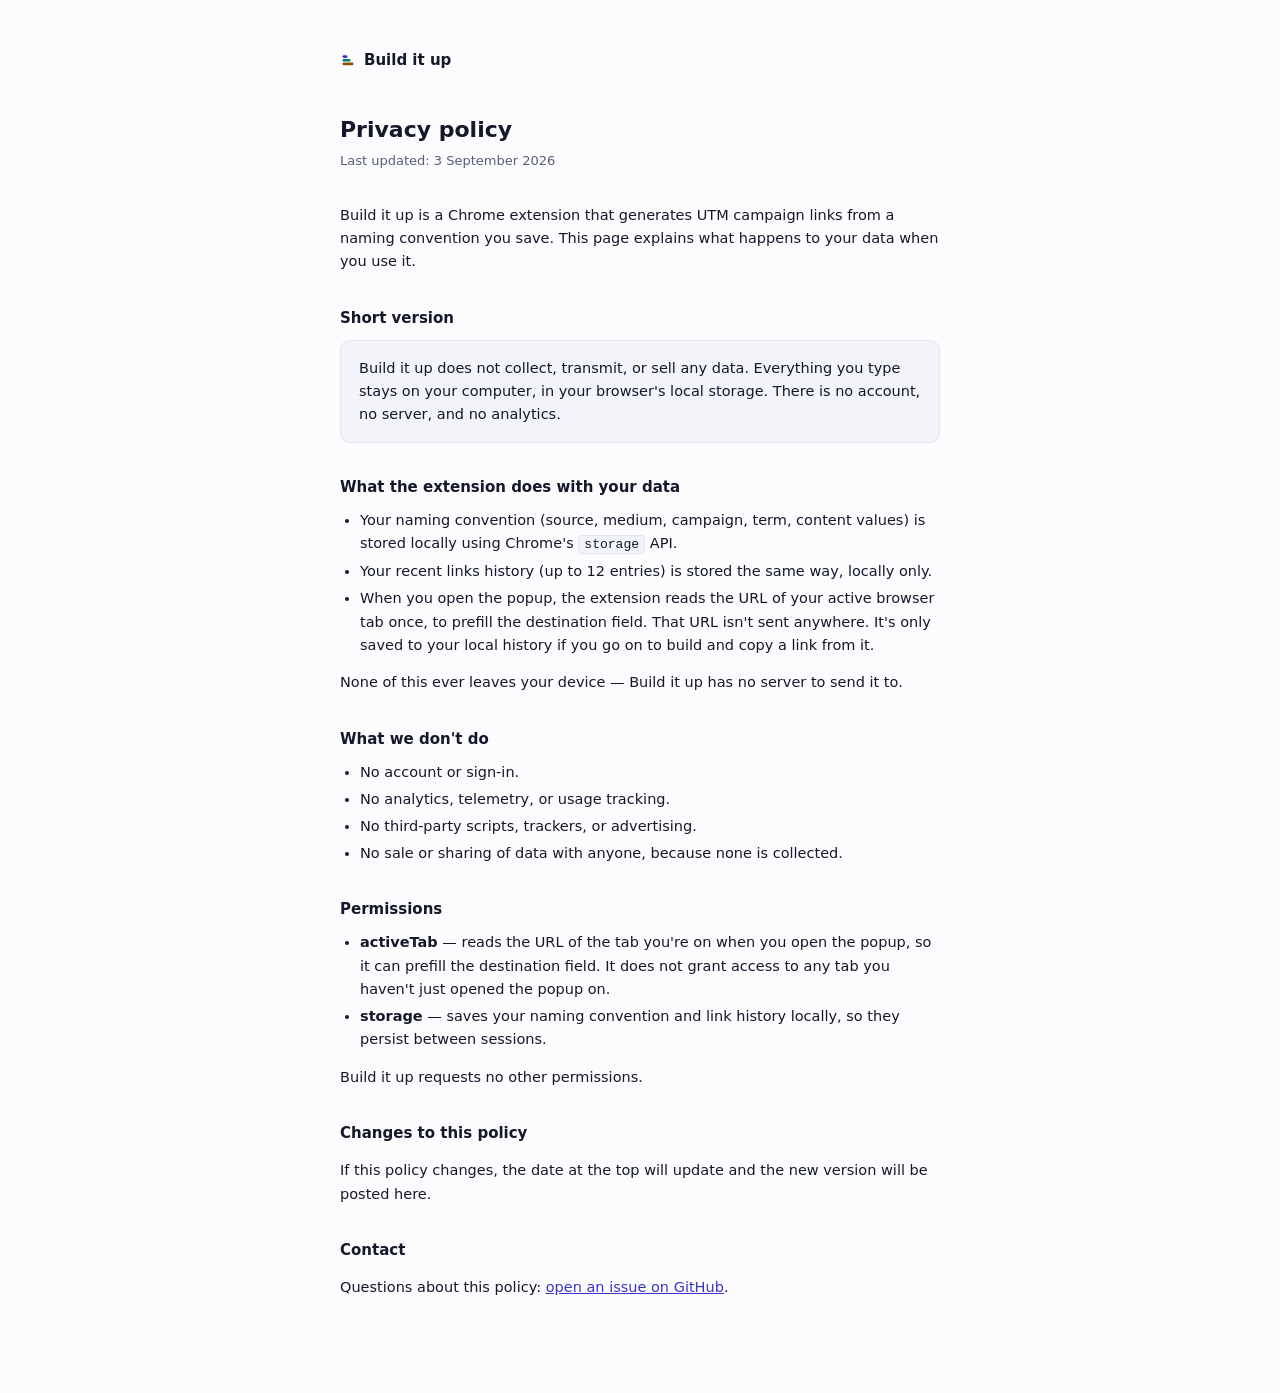
<file: docs/index.html>
<!doctype html>
<html lang="en">
<head>
<meta charset="utf-8">
<meta name="viewport" content="width=device-width, initial-scale=1">
<title>Privacy policy — Build it up</title>
<style>
  :root {
    --surface: #fcfcfe;
    --panel: #f3f4f9;
    --ink: #14182a;
    --muted: #565f78;
    --line: #e3e5ef;
    --accent: #3a34c9;
    --c-source: #3a34c9;
    --c-medium: #067a6e;
    --c-campaign: #8a5300;
    --sans: system-ui, -apple-system, "Segoe UI", Roboto, sans-serif;
  }
  @media (prefers-color-scheme: dark) {
    :root {
      --surface: #14161f;
      --panel: #1c1f2b;
      --ink: #eceef6;
      --muted: #a7aec2;
      --line: #2b2f3e;
      --accent: #9d97ff;
      --c-source: #9d97ff;
      --c-medium: #55c8b8;
      --c-campaign: #e0aa5a;
    }
  }
  * { box-sizing: border-box; }
  body {
    margin: 0;
    background: var(--surface);
    color: var(--ink);
    font-family: var(--sans);
    line-height: 1.6;
  }
  main {
    max-width: 640px;
    margin: 0 auto;
    padding: 48px 20px 80px;
  }
  .wordmark {
    display: flex;
    align-items: center;
    gap: 8px;
    font-size: 15px;
    font-weight: 600;
    margin: 0 0 40px;
  }
  .sigil rect:nth-child(1) { fill: var(--c-source); }
  .sigil rect:nth-child(2) { fill: var(--c-medium); }
  .sigil rect:nth-child(3) { fill: var(--c-campaign); }
  h1 { font-size: 22px; margin: 0 0 4px; }
  .updated { color: var(--muted); font-size: 13px; margin: 0 0 32px; }
  h2 { font-size: 15px; margin: 32px 0 10px; }
  p, li { color: var(--ink); font-size: 14.5px; }
  ul { padding-left: 20px; margin: 10px 0; }
  li { margin: 4px 0; }
  .panel {
    background: var(--panel);
    border: 1px solid var(--line);
    border-radius: 10px;
    padding: 16px 18px;
    margin: 0 0 8px;
  }
  a { color: var(--accent); }
  code {
    font-family: ui-monospace, "SF Mono", Menlo, Consolas, monospace;
    font-size: 0.9em;
    background: var(--panel);
    border: 1px solid var(--line);
    border-radius: 4px;
    padding: 1px 5px;
  }
</style>
</head>
<body>
<main>
  <p class="wordmark">
    <svg class="sigil" viewBox="0 0 16 16" width="16" height="16" aria-hidden="true">
      <rect x="2.5" y="3.2" width="5" height="2.7" rx="1.35"/>
      <rect x="2.5" y="6.9" width="8" height="2.7" rx="1.35"/>
      <rect x="2.5" y="10.6" width="11" height="2.7" rx="1.35"/>
    </svg>
    Build it up
  </p>

  <h1>Privacy policy</h1>
  <p class="updated">Last updated: 3 September 2026</p>

  <p>Build it up is a Chrome extension that generates UTM campaign links from a naming convention you save. This page explains what happens to your data when you use it.</p>

  <h2>Short version</h2>
  <div class="panel">
    <p style="margin:0">Build it up does not collect, transmit, or sell any data. Everything you type stays on your computer, in your browser's local storage. There is no account, no server, and no analytics.</p>
  </div>

  <h2>What the extension does with your data</h2>
  <ul>
    <li>Your naming convention (source, medium, campaign, term, content values) is stored locally using Chrome's <code>storage</code> API.</li>
    <li>Your recent links history (up to 12 entries) is stored the same way, locally only.</li>
    <li>When you open the popup, the extension reads the URL of your active browser tab once, to prefill the destination field. That URL isn't sent anywhere. It's only saved to your local history if you go on to build and copy a link from it.</li>
  </ul>
  <p>None of this ever leaves your device — Build it up has no server to send it to.</p>

  <h2>What we don't do</h2>
  <ul>
    <li>No account or sign-in.</li>
    <li>No analytics, telemetry, or usage tracking.</li>
    <li>No third-party scripts, trackers, or advertising.</li>
    <li>No sale or sharing of data with anyone, because none is collected.</li>
  </ul>

  <h2>Permissions</h2>
  <ul>
    <li><strong>activeTab</strong> — reads the URL of the tab you're on when you open the popup, so it can prefill the destination field. It does not grant access to any tab you haven't just opened the popup on.</li>
    <li><strong>storage</strong> — saves your naming convention and link history locally, so they persist between sessions.</li>
  </ul>
  <p>Build it up requests no other permissions.</p>

  <h2>Changes to this policy</h2>
  <p>If this policy changes, the date at the top will update and the new version will be posted here.</p>

  <h2>Contact</h2>
  <p>Questions about this policy: <a href="https://github.com/bvonhalle/build-it-up/issues">open an issue on GitHub</a>.</p>
</main>
</body>
</html>
</file>
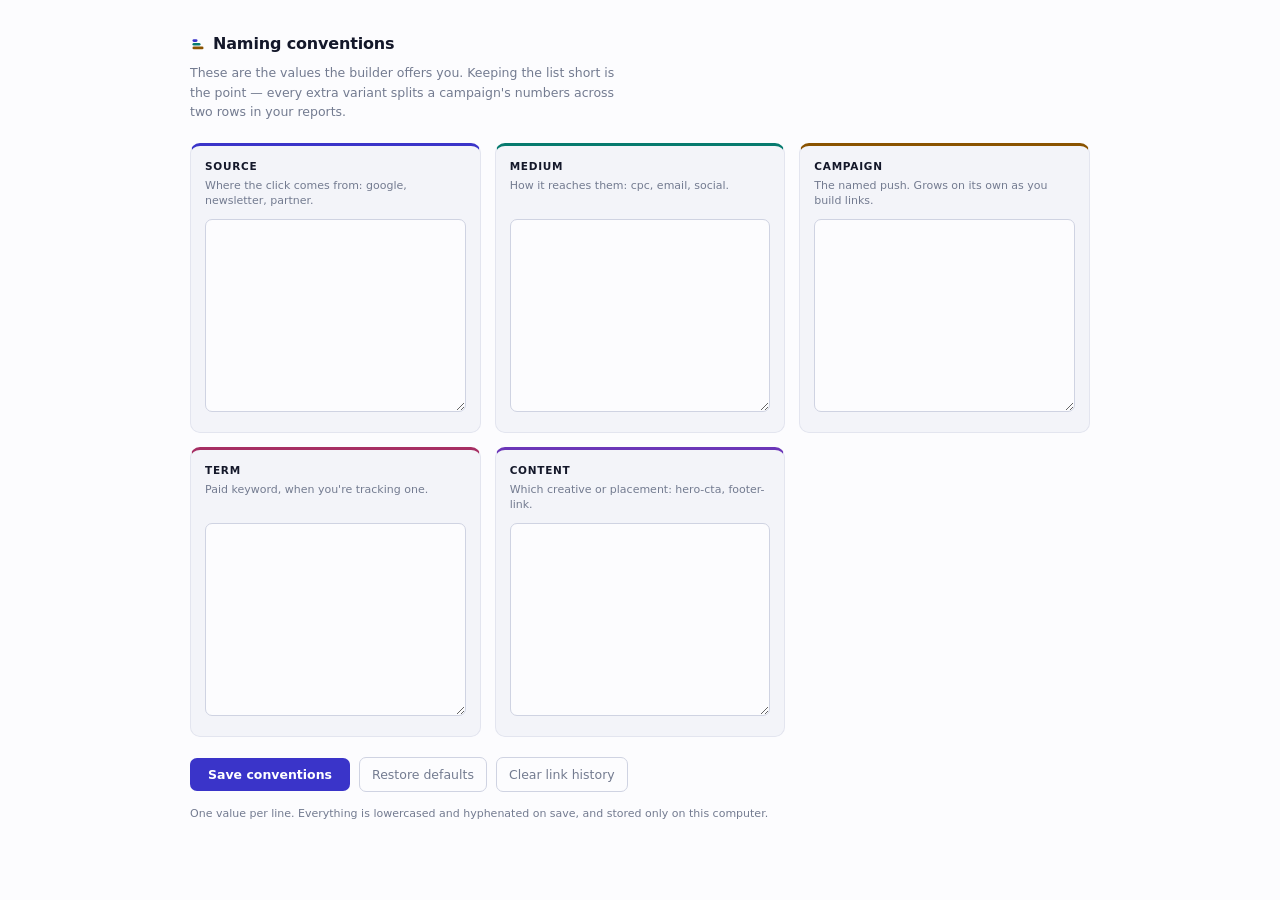
<file: src/options.html>
<!DOCTYPE html>
<html lang="en">
<head>
  <meta charset="utf-8">
  <title>Build it up — naming conventions</title>
  <link rel="stylesheet" href="popup.css">
  <link rel="stylesheet" href="options.css">
</head>
<body class="opt-body">
  <div class="wrap">
    <header class="opt-head">
      <h1 class="wordmark"><svg class="sigil" viewBox="0 0 16 16" width="16" height="16" aria-hidden="true">
        <rect x="2.5" y="3.2" width="5" height="2.7" rx="1.35" fill="var(--c-source)"/>
        <rect x="2.5" y="6.9" width="8" height="2.7" rx="1.35" fill="var(--c-medium)"/>
        <rect x="2.5" y="10.6" width="11" height="2.7" rx="1.35" fill="var(--c-campaign)"/>
      </svg>Naming conventions</h1>
      <p class="lede">These are the values the builder offers you. Keeping the list short is the point — every extra variant splits a campaign's numbers across two rows in your reports.</p>
    </header>

    <div class="grid">
      <section class="card" data-key="source">
        <label for="t-source">Source</label>
        <p class="help">Where the click comes from: google, newsletter, partner.</p>
        <textarea id="t-source" spellcheck="false" rows="9"></textarea>
      </section>
      <section class="card" data-key="medium">
        <label for="t-medium">Medium</label>
        <p class="help">How it reaches them: cpc, email, social.</p>
        <textarea id="t-medium" spellcheck="false" rows="9"></textarea>
      </section>
      <section class="card" data-key="campaign">
        <label for="t-campaign">Campaign</label>
        <p class="help">The named push. Grows on its own as you build links.</p>
        <textarea id="t-campaign" spellcheck="false" rows="9"></textarea>
      </section>
      <section class="card" data-key="term">
        <label for="t-term">Term</label>
        <p class="help">Paid keyword, when you're tracking one.</p>
        <textarea id="t-term" spellcheck="false" rows="9"></textarea>
      </section>
      <section class="card" data-key="content">
        <label for="t-content">Content</label>
        <p class="help">Which creative or placement: hero-cta, footer-link.</p>
        <textarea id="t-content" spellcheck="false" rows="9"></textarea>
      </section>
    </div>

    <footer class="opt-actions">
      <button id="save" class="primary">Save conventions</button>
      <button id="restore" class="ghost">Restore defaults</button>
      <button id="clearHistory" class="ghost">Clear link history</button>
      <span id="status" class="status" role="status"></span>
    </footer>
    <p class="foot-note">One value per line. Everything is lowercased and hyphenated on save, and stored only on this computer.</p>
  </div>
  <script src="normalize.js"></script>
  <script src="options.js"></script>
</body>
</html>
</file>
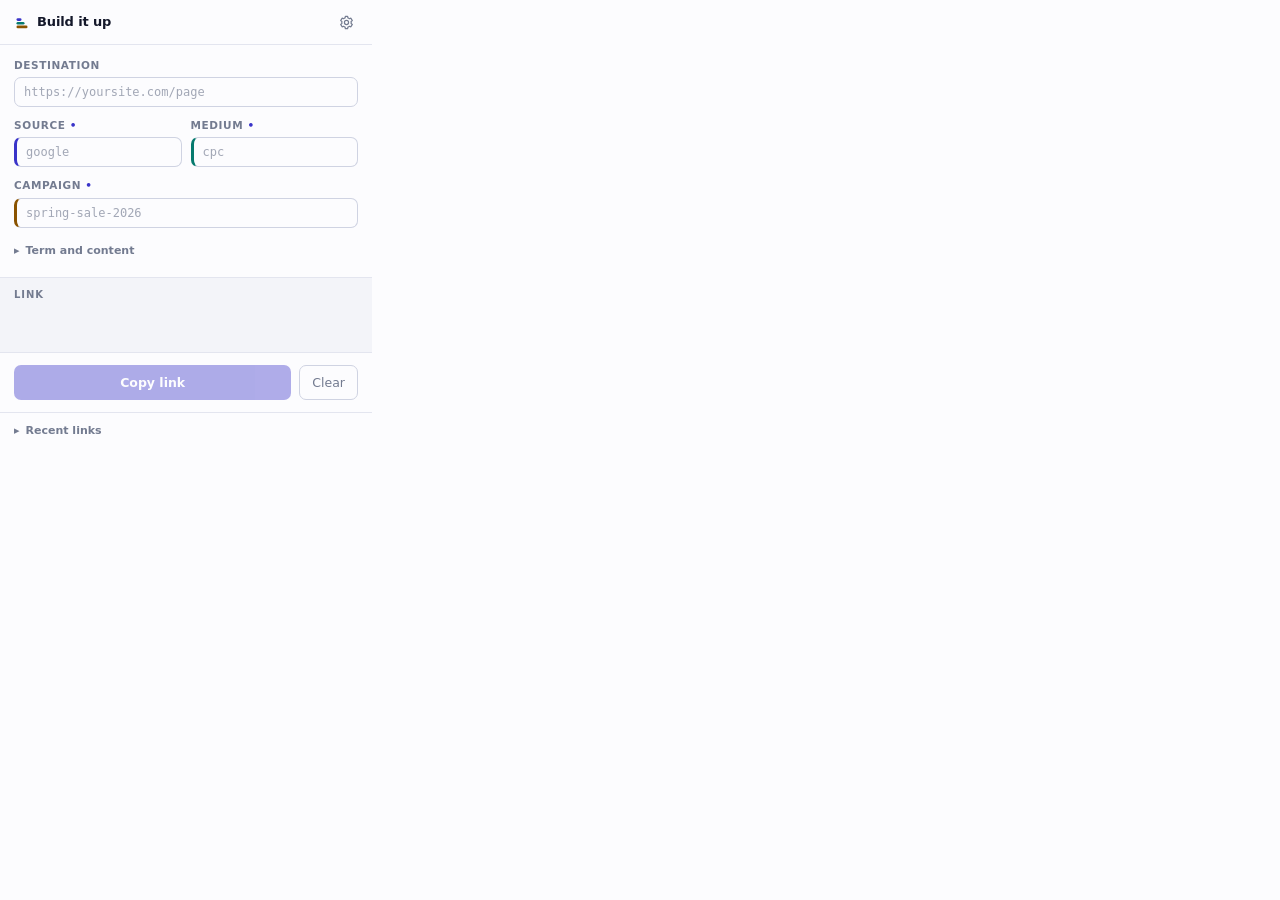
<file: src/popup.html>
<!DOCTYPE html>
<html lang="en">
<head>
  <meta charset="utf-8">
  <link rel="stylesheet" href="popup.css">
</head>
<body>
  <header class="bar">
    <h1 class="wordmark"><svg class="sigil" viewBox="0 0 16 16" width="16" height="16" aria-hidden="true">
        <rect x="2.5" y="3.2" width="5" height="2.7" rx="1.35" fill="var(--c-source)"/>
        <rect x="2.5" y="6.9" width="8" height="2.7" rx="1.35" fill="var(--c-medium)"/>
        <rect x="2.5" y="10.6" width="11" height="2.7" rx="1.35" fill="var(--c-campaign)"/>
      </svg>Build it up</h1>
    <button id="openOptions" class="icon-btn" title="Edit your naming conventions" aria-label="Edit your naming conventions">
      <svg viewBox="0 0 16 16" width="15" height="15" aria-hidden="true">
        <path d="M8 10.2a2.2 2.2 0 1 0 0-4.4 2.2 2.2 0 0 0 0 4.4Z" fill="none" stroke="currentColor" stroke-width="1.3"/>
        <path d="M13 8a5 5 0 0 0-.1-1l1.3-1-1.5-2.6-1.5.6a5 5 0 0 0-1.7-1L9.2 1.4H6.8L6.5 3a5 5 0 0 0-1.7 1l-1.5-.6L1.8 6l1.3 1a5 5 0 0 0 0 2l-1.3 1 1.5 2.6 1.5-.6a5 5 0 0 0 1.7 1l.3 1.6h2.4l.3-1.6a5 5 0 0 0 1.7-1l1.5.6 1.5-2.6-1.3-1a5 5 0 0 0 .1-1Z" fill="none" stroke="currentColor" stroke-width="1.3" stroke-linejoin="round"/>
      </svg>
    </button>
  </header>

  <main class="pane">
    <div class="field">
      <label for="dest">Destination</label>
      <input id="dest" type="text" spellcheck="false" placeholder="https://yoursite.com/page">
    </div>

    <div class="row">
      <div class="field" data-key="source">
        <label for="f-source">Source <span class="req" aria-hidden="true">•</span></label>
        <input id="f-source" list="l-source" class="tax" data-key="source" spellcheck="false" placeholder="google" autocomplete="off">
        <datalist id="l-source"></datalist>
      </div>
      <div class="field" data-key="medium">
        <label for="f-medium">Medium <span class="req" aria-hidden="true">•</span></label>
        <input id="f-medium" list="l-medium" class="tax" data-key="medium" spellcheck="false" placeholder="cpc" autocomplete="off">
        <datalist id="l-medium"></datalist>
      </div>
    </div>

    <div class="field" data-key="campaign">
      <label for="f-campaign">Campaign <span class="req" aria-hidden="true">•</span></label>
      <input id="f-campaign" list="l-campaign" class="tax" data-key="campaign" spellcheck="false" placeholder="spring-sale-2026" autocomplete="off">
      <datalist id="l-campaign"></datalist>
    </div>

    <details class="more">
      <summary>Term and content</summary>
      <div class="row">
        <div class="field" data-key="term">
          <label for="f-term">Term</label>
          <input id="f-term" list="l-term" class="tax" data-key="term" spellcheck="false" placeholder="keyword" autocomplete="off">
          <datalist id="l-term"></datalist>
        </div>
        <div class="field" data-key="content">
          <label for="f-content">Content</label>
          <input id="f-content" list="l-content" class="tax" data-key="content" spellcheck="false" placeholder="hero-cta" autocomplete="off">
          <datalist id="l-content"></datalist>
        </div>
      </div>
    </details>
  </main>

    <div id="prompt" class="prompt" role="status" aria-live="polite" hidden>
    <span id="promptText" class="prompt-text"></span>
    <button id="promptAccept" class="prompt-accept" type="button"></button>
    <button id="promptDismiss" class="prompt-dismiss" type="button" aria-label="Dismiss">&times;</button>
  </div>

  <section class="preview" aria-live="polite">
    <div class="preview-head">
      <span class="eyebrow">Link</span>
      <span id="fixNote" class="fix-note" hidden></span>
    </div>
    <output id="out" class="url"></output>
  </section>

  <footer class="actions">
    <button id="copy" class="primary" disabled>Copy link</button>
    <button id="reset" class="ghost" title="Clear all fields">Clear</button>
  </footer>

  <details class="recent">
    <summary>Recent links <span id="recentCount" class="count"></span></summary>
    <div id="recentHead" class="recent-head" hidden>
      <button id="clearRecent" class="linkish" type="button">Clear all</button>
      <span id="clearConfirm" class="clear-confirm" hidden>
        Clear <span id="clearCount"></span>?
        <button id="clearYes" type="button" class="linkish danger">Clear</button>
        <button id="clearNo" type="button" class="linkish">Cancel</button>
      </span>
    </div>
    <ul id="recentList" class="recent-list"></ul>
  </details>

  <script src="normalize.js"></script>
  <script src="similar.js"></script>
  <script src="popup.js"></script>
</body>
</html>
</file>
<file: src/popup.css>
:root {
  --surface: #fcfcfe;
  --panel: #f3f4f9;
  --ink: #14182a;
  --muted: #737b90;
  --line: #e3e5ef;
  --line-strong: #cfd3e2;
  --accent: #3a34c9;
  --danger: #b3261e;

  --c-source: #3a34c9;
  --c-medium: #067a6e;
  --c-campaign: #8a5300;
  --c-term: #a62e63;
  --c-content: #6b36b8;

  --bg-source: #ecebfb;
  --bg-medium: #e0f2ef;
  --bg-campaign: #f8eeda;
  --bg-term: #fbe9f1;
  --bg-content: #f1e9fb;

  --mono: ui-monospace, "SF Mono", "Cascadia Mono", "Roboto Mono", Menlo, Consolas, monospace;
  --sans: system-ui, -apple-system, "Segoe UI", Roboto, sans-serif;
  --radius: 7px;
}

@media (prefers-color-scheme: dark) {
  :root {
    --surface: #14161f;
    --panel: #1c1f2b;
    --ink: #eceef6;
    --muted: #939bb2;
    --line: #2b2f3e;
    --line-strong: #3d4356;
    --accent: #9d97ff;
    --danger: #ff9a92;

    --c-source: #9d97ff;
    --c-medium: #55c8b8;
    --c-campaign: #e0aa5a;
    --c-term: #f087b4;
    --c-content: #bb9bf5;

    --bg-source: #23233f;
    --bg-medium: #133330;
    --bg-campaign: #33281341;
    --bg-term: #351f2b;
    --bg-content: #2a2140;
  }
}

* { box-sizing: border-box; }

body {
  width: 372px;
  margin: 0;
  background: var(--surface);
  color: var(--ink);
  font-family: var(--sans);
  font-size: 13px;
  line-height: 1.45;
  -webkit-font-smoothing: antialiased;
}

/* ---------- header ---------- */

.bar {
  display: flex;
  align-items: center;
  justify-content: space-between;
  padding: 11px 14px 10px;
  border-bottom: 1px solid var(--line);
}

.wordmark {
  margin: 0;
  font-size: 13px;
  font-weight: 600;
  letter-spacing: -0.01em;
  display: flex;
  align-items: center;
  gap: 7px;
}

/* Three bars ascending in width, coloured source / medium / campaign —
   the same mapping as the preview below, so the mark teaches the legend. */
.sigil {
  width: 16px;
  height: 16px;
  flex-shrink: 0;
  display: block;
}

.icon-btn {
  background: none;
  border: 0;
  color: var(--muted);
  padding: 4px;
  border-radius: 5px;
  cursor: pointer;
  display: grid;
  place-items: center;
}

.icon-btn:hover { color: var(--ink); background: var(--panel); }

/* ---------- form ---------- */

.pane { padding: 13px 14px 4px; }

.row {
  display: grid;
  grid-template-columns: 1fr 1fr;
  gap: 9px;
}

.field { margin-bottom: 11px; }

.field label {
  display: block;
  font-size: 10.5px;
  font-weight: 600;
  letter-spacing: 0.055em;
  text-transform: uppercase;
  color: var(--muted);
  margin-bottom: 4px;
}

.req { color: var(--accent); }

.field input {
  width: 100%;
  padding: 7px 9px;
  font-family: var(--mono);
  font-size: 12px;
  color: var(--ink);
  background: var(--surface);
  border: 1px solid var(--line-strong);
  border-radius: var(--radius);
  outline: none;
}

.field input::placeholder { color: var(--muted); opacity: 0.65; }

.field input:focus {
  border-color: var(--accent);
  box-shadow: 0 0 0 3px color-mix(in srgb, var(--accent) 16%, transparent);
}

.field input.invalid { border-color: var(--danger); }

/* colour-key the left edge of each taxonomy input to match the preview */
.field[data-key="source"] input   { border-left: 3px solid var(--c-source); }
.field[data-key="medium"] input   { border-left: 3px solid var(--c-medium); }
.field[data-key="campaign"] input { border-left: 3px solid var(--c-campaign); }
.field[data-key="term"] input     { border-left: 3px solid var(--c-term); }
.field[data-key="content"] input  { border-left: 3px solid var(--c-content); }

/* ---------- disclosure ---------- */

.more { margin-bottom: 10px; }

.more > summary,
.recent > summary {
  cursor: pointer;
  list-style: none;
  font-size: 11px;
  font-weight: 600;
  color: var(--muted);
  padding: 4px 0;
  user-select: none;
}

.more > summary::-webkit-details-marker,
.recent > summary::-webkit-details-marker { display: none; }

.more > summary::before,
.recent > summary::before {
  content: "▸";
  display: inline-block;
  margin-right: 6px;
  transition: transform 120ms ease;
}

.more[open] > summary::before,
.recent[open] > summary::before { transform: rotate(90deg); }

.more > summary:hover,
.recent > summary:hover { color: var(--ink); }

.more[open] > summary { margin-bottom: 6px; }

/* ---------- prompt: one slot, shared by every offer ---------- */

.prompt {
  display: flex;
  align-items: center;
  gap: 6px;
  margin: 0 14px 11px;
  padding: 7px 6px 7px 9px;
  background: var(--panel);
  border: 1px solid var(--line);
  border-left: 3px solid var(--line-strong);
  border-radius: var(--radius);
  font-size: 11.5px;
}

.prompt[hidden] { display: none; }

.prompt[data-key="source"]   { border-left-color: var(--c-source); }
.prompt[data-key="medium"]   { border-left-color: var(--c-medium); }
.prompt[data-key="campaign"] { border-left-color: var(--c-campaign); }
.prompt[data-key="term"]     { border-left-color: var(--c-term); }
.prompt[data-key="content"]  { border-left-color: var(--c-content); }

.prompt-text {
  flex: 1;
  min-width: 0;
  color: var(--muted);
  line-height: 1.35;
}

.prompt-text code {
  font-family: var(--mono);
  font-size: 11px;
  color: var(--ink);
}

.prompt-accept {
  flex-shrink: 0;
  font-family: var(--sans);
  font-size: 11.5px;
  font-weight: 600;
  color: var(--accent);
  background: none;
  border: 0;
  border-radius: 4px;
  padding: 3px 6px;
  cursor: pointer;
}

.prompt-accept:hover { background: var(--bg-source); }
.prompt-accept[hidden] { display: none; }

.prompt-dismiss {
  flex-shrink: 0;
  font-size: 14px;
  line-height: 1;
  color: var(--muted);
  background: none;
  border: 0;
  border-radius: 4px;
  padding: 2px 5px 3px;
  cursor: pointer;
}

.prompt-dismiss:hover { color: var(--ink); background: var(--line); }

/* ---------- preview: the signature ---------- */

.preview {
  background: var(--panel);
  border-top: 1px solid var(--line);
  border-bottom: 1px solid var(--line);
  padding: 10px 14px 12px;
}

.preview-head {
  display: flex;
  align-items: baseline;
  justify-content: space-between;
  margin-bottom: 6px;
  min-height: 13px;
}

.eyebrow {
  font-size: 10px;
  font-weight: 700;
  letter-spacing: 0.09em;
  text-transform: uppercase;
  color: var(--muted);
}

.fix-note {
  font-size: 10.5px;
  color: var(--muted);
  font-variant-numeric: tabular-nums;
}

.url {
  display: block;
  font-family: var(--mono);
  font-size: 11.5px;
  line-height: 1.65;
  word-break: break-all;
  min-height: 32px;
  color: var(--muted);
}

.url .base { color: var(--ink); }

.url .p {
  border-radius: 3px;
  padding: 1px 2px;
  white-space: nowrap;
}

.url .p-source   { color: var(--c-source);   background: var(--bg-source); }
.url .p-medium   { color: var(--c-medium);   background: var(--bg-medium); }
.url .p-campaign { color: var(--c-campaign); background: var(--bg-campaign); }
.url .p-term     { color: var(--c-term);     background: var(--bg-term); }
.url .p-content  { color: var(--c-content);  background: var(--bg-content); }

.url .hint { font-family: var(--sans); font-style: italic; }

/* ---------- actions ---------- */

.actions {
  display: flex;
  gap: 8px;
  padding: 12px 14px;
}

.primary {
  flex: 1;
  padding: 9px;
  font-family: var(--sans);
  font-size: 12.5px;
  font-weight: 600;
  color: #fff;
  background: var(--accent);
  border: 0;
  border-radius: var(--radius);
  cursor: pointer;
}

.primary:hover:not(:disabled) { filter: brightness(1.1); }
.primary:disabled { opacity: 0.4; cursor: default; }
.primary.done { background: var(--c-medium); }

.ghost {
  padding: 9px 12px;
  font-family: var(--sans);
  font-size: 12.5px;
  color: var(--muted);
  background: none;
  border: 1px solid var(--line-strong);
  border-radius: var(--radius);
  cursor: pointer;
}

.ghost:hover { color: var(--ink); border-color: var(--muted); }

/* ---------- recent ---------- */

.recent {
  border-top: 1px solid var(--line);
  padding: 6px 14px 10px;
}

.count { font-weight: 400; opacity: 0.7; }

.recent-list {
  list-style: none;
  margin: 4px 0 0;
  padding: 0;
  max-height: 128px;
  overflow-y: auto;
}

.recent-list li {
  display: flex;
  align-items: center;
  gap: 8px;
  padding: 5px 0;
  border-bottom: 1px solid var(--line);
}

.recent-list li:last-child { border-bottom: 0; }

.recent-list .snip {
  flex: 1;
  font-family: var(--mono);
  font-size: 10.5px;
  color: var(--muted);
  overflow: hidden;
  text-overflow: ellipsis;
  white-space: nowrap;
}

.recent-list button {
  flex-shrink: 0;
  font-size: 10.5px;
  font-weight: 600;
  color: var(--accent);
  background: none;
  border: 0;
  cursor: pointer;
  padding: 2px 4px;
  border-radius: 4px;
}

.recent-list button:hover { background: var(--bg-source); }

.recent-list .row-del {
  color: var(--muted);
  font-size: 13px;
  line-height: 1;
  padding: 2px 5px;
}

.recent-list .row-del:hover { color: var(--danger); background: none; }

/* Row actions and their per-row remove confirm share the slot on the right;
   only one shows at a time. Both carry a display rule, so both must restore
   [hidden] (same guard the clear-all controls need). */
.row-actions,
.row-confirm {
  display: inline-flex;
  align-items: center;
  flex-shrink: 0;
}

.row-confirm { gap: 2px; }

.row-actions[hidden],
.row-confirm[hidden] { display: none; }

.recent-head {
  display: flex;
  justify-content: flex-end;
  align-items: center;
  min-height: 20px;
  margin: 4px 0 2px;
}

/* The display rules above beat the [hidden] UA default, so restore it —
   same guard the prompt slot needs. */
.recent-head[hidden] { display: none; }

.linkish {
  font-size: 10.5px;
  font-weight: 600;
  color: var(--accent);
  background: none;
  border: 0;
  cursor: pointer;
  padding: 2px 4px;
  border-radius: 4px;
}

.linkish:hover { background: var(--bg-source); }
.linkish.danger { color: var(--danger); }

.clear-confirm {
  display: inline-flex;
  align-items: center;
  gap: 4px;
  font-size: 10.5px;
  color: var(--muted);
}

.clear-confirm[hidden] { display: none; }

.empty { font-size: 11px; color: var(--muted); padding: 6px 0; }

:focus-visible {
  outline: 2px solid var(--accent);
  outline-offset: 1px;
}

@media (prefers-reduced-motion: reduce) {
  * { transition: none !important; }
}
</file>
<file: src/options.css>
.opt-body {
  width: auto;
  min-height: 100vh;
  padding: 32px 24px 48px;
  font-size: 13px;
}

.wrap { max-width: 900px; margin: 0 auto; }

.opt-head { margin-bottom: 22px; }

.opt-head .wordmark { font-size: 16px; margin-bottom: 8px; }

.lede {
  margin: 0;
  max-width: 56ch;
  color: var(--muted);
  font-size: 12.5px;
  line-height: 1.55;
}

.grid {
  display: grid;
  grid-template-columns: repeat(auto-fit, minmax(215px, 1fr));
  gap: 14px;
}

.card {
  background: var(--panel);
  border: 1px solid var(--line);
  border-radius: 10px;
  padding: 13px 14px 14px;
  border-top: 3px solid var(--line-strong);
}

.card[data-key="source"]   { border-top-color: var(--c-source); }
.card[data-key="medium"]   { border-top-color: var(--c-medium); }
.card[data-key="campaign"] { border-top-color: var(--c-campaign); }
.card[data-key="term"]     { border-top-color: var(--c-term); }
.card[data-key="content"]  { border-top-color: var(--c-content); }

.card label {
  display: block;
  font-size: 10.5px;
  font-weight: 700;
  letter-spacing: 0.07em;
  text-transform: uppercase;
  color: var(--ink);
}

.card .help {
  margin: 3px 0 9px;
  font-size: 11px;
  line-height: 1.45;
  color: var(--muted);
  min-height: 32px;
}

.card textarea {
  width: 100%;
  padding: 8px 9px;
  font-family: var(--mono);
  font-size: 11.5px;
  line-height: 1.7;
  color: var(--ink);
  background: var(--surface);
  border: 1px solid var(--line-strong);
  border-radius: var(--radius);
  resize: vertical;
  outline: none;
}

.card textarea:focus {
  border-color: var(--accent);
  box-shadow: 0 0 0 3px color-mix(in srgb, var(--accent) 16%, transparent);
}

.opt-actions {
  display: flex;
  align-items: center;
  gap: 9px;
  margin-top: 20px;
  padding: 0;
}

.opt-actions .primary { flex: 0 0 auto; padding: 9px 18px; }

/* Armed confirming state for the destructive "Clear link history" button. */
.ghost.danger { color: var(--danger); border-color: var(--danger); }

.status {
  font-size: 11.5px;
  color: var(--c-medium);
  font-weight: 600;
  opacity: 0;
  transition: opacity 140ms ease;
}

.status.show { opacity: 1; }

.foot-note {
  margin: 14px 0 0;
  font-size: 11px;
  color: var(--muted);
}
</file>
